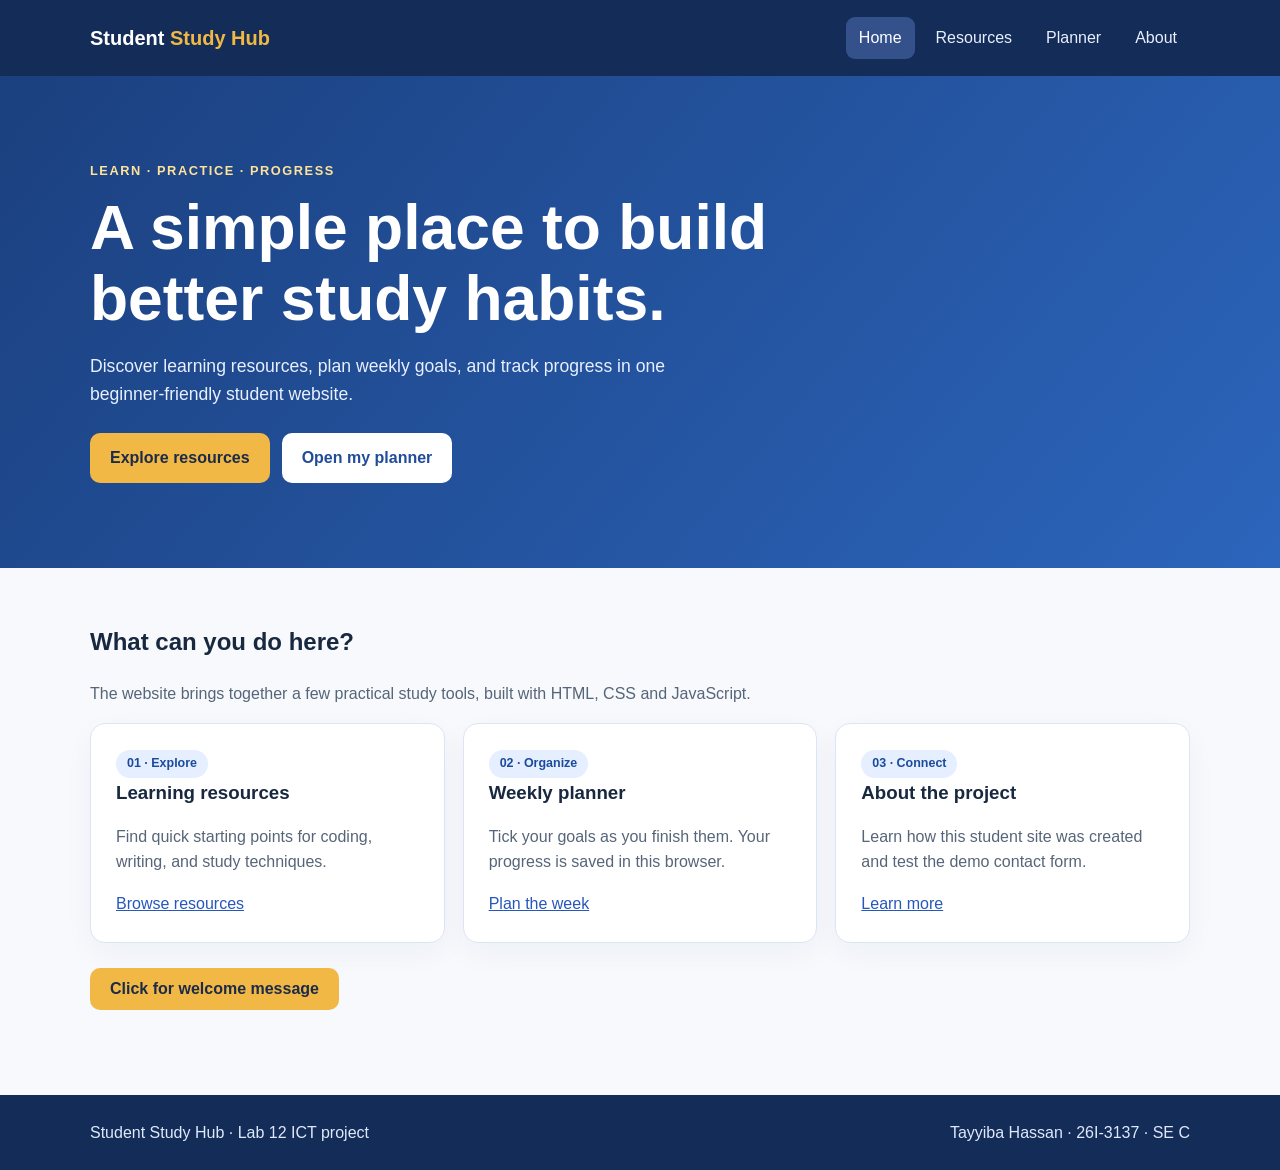
<file: italian_cafe/index.html>
<!DOCTYPE html>
<html lang="en"><head><meta charset="UTF-8"><meta name="viewport" content="width=device-width,initial-scale=1"><meta name="description" content="Student Study Hub: beginner-friendly resources and a personal study planner."><title>Home | Student Study Hub</title><link rel="stylesheet" href="style.css"><script defer src="script.js"></script></head><body><a class="skip" href="#main">Skip to content</a><header class="site-header"><div class="container nav"><a class="brand" href="index.html">Student <span>Study Hub</span></a><nav class="nav-links" aria-label="Main navigation"><a href="index.html" aria-current="page">Home</a><a href="resources.html">Resources</a><a href="planner.html">Planner</a><a href="about.html">About</a></nav></div></header><main id="main"><section class="hero"><div class="container"><div class="eyebrow">Learn · Practice · Progress</div><h1>A simple place to build better study habits.</h1><p>Discover learning resources, plan weekly goals, and track progress in one beginner-friendly student website.</p><div class="buttons"><a class="btn" href="resources.html">Explore resources</a><a class="btn secondary" href="planner.html">Open my planner</a></div></div></section><section class="section"><div class="container"><h2>What can you do here?</h2><p class="lede">The website brings together a few practical study tools, built with HTML, CSS and JavaScript.</p><div class="grid"><article class="card"><span class="tag">01 · Explore</span><h3>Learning resources</h3><p>Find quick starting points for coding, writing, and study techniques.</p><a href="resources.html">Browse resources</a></article><article class="card"><span class="tag">02 · Organize</span><h3>Weekly planner</h3><p>Tick your goals as you finish them. Your progress is saved in this browser.</p><a href="planner.html">Plan the week</a></article><article class="card"><span class="tag">03 · Connect</span><h3>About the project</h3><p>Learn how this student site was created and test the demo contact form.</p><a href="about.html">Learn more</a></article></div><div class="buttons"><button class="btn" id="helloButton" type="button">Click for welcome message</button></div></div></section></main><footer class="site-footer"><div class="container footer-inner"><span>Student Study Hub · Lab 12 ICT project</span><span>Tayyiba Hassan · 26I-3137 · SE C</span></div></footer></body></html>
</file>
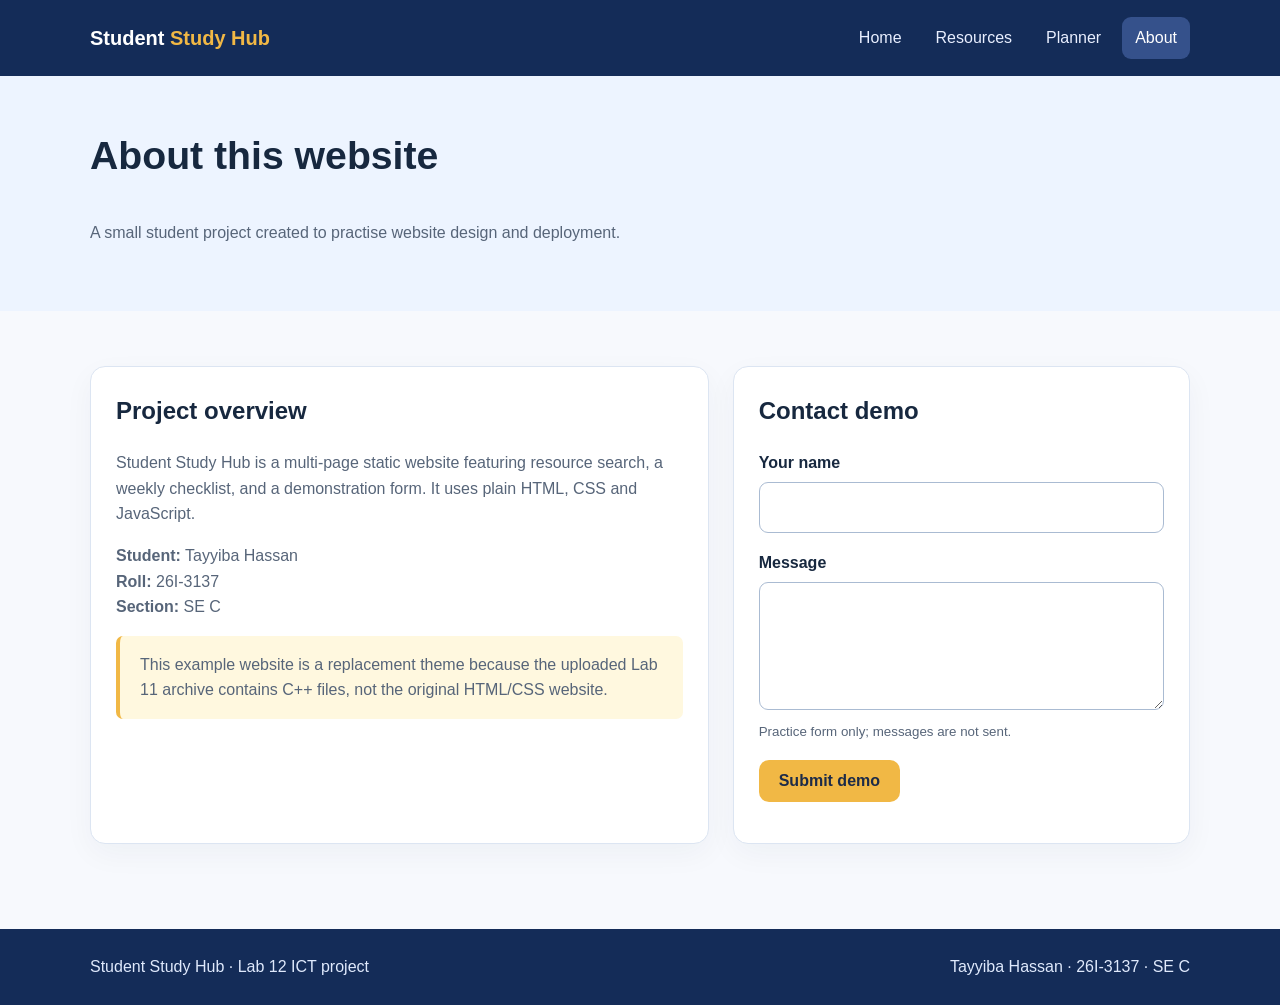
<file: italian_cafe/about.html>
<!DOCTYPE html>
<html lang="en"><head><meta charset="UTF-8"><meta name="viewport" content="width=device-width,initial-scale=1"><meta name="description" content="Student Study Hub: beginner-friendly resources and a personal study planner."><title>About | Student Study Hub</title><link rel="stylesheet" href="style.css"><script defer src="script.js"></script></head><body><a class="skip" href="#main">Skip to content</a><header class="site-header"><div class="container nav"><a class="brand" href="index.html">Student <span>Study Hub</span></a><nav class="nav-links" aria-label="Main navigation"><a href="index.html">Home</a><a href="resources.html">Resources</a><a href="planner.html">Planner</a><a href="about.html" aria-current="page">About</a></nav></div></header><main id="main"><section class="page-head"><div class="container"><h1>About this website</h1><p class="lede">A small student project created to practise website design and deployment.</p></div></section><section class="section"><div class="container two"><div class="card"><h2>Project overview</h2><p>Student Study Hub is a multi-page static website featuring resource search, a weekly checklist, and a demonstration form. It uses plain HTML, CSS and JavaScript.</p><p><strong>Student:</strong> Tayyiba Hassan<br><strong>Roll:</strong> 26I-3137<br><strong>Section:</strong> SE C</p><p class="note">This example website is a replacement theme because the uploaded Lab 11 archive contains C++ files, not the original HTML/CSS website.</p></div><div class="card"><h2>Contact demo</h2><form id="contactForm"><div class="field"><label for="visitorName">Your name</label><input id="visitorName" name="name" required maxlength="70"></div><div class="field"><label for="visitorMessage">Message</label><textarea id="visitorMessage" name="message" rows="4" required maxlength="500"></textarea><small>Practice form only; messages are not sent.</small></div><button class="btn" type="submit">Submit demo</button><p id="formStatus" role="status"></p></form></div></div></section></main><footer class="site-footer"><div class="container footer-inner"><span>Student Study Hub · Lab 12 ICT project</span><span>Tayyiba Hassan · 26I-3137 · SE C</span></div></footer></body></html>
</file>
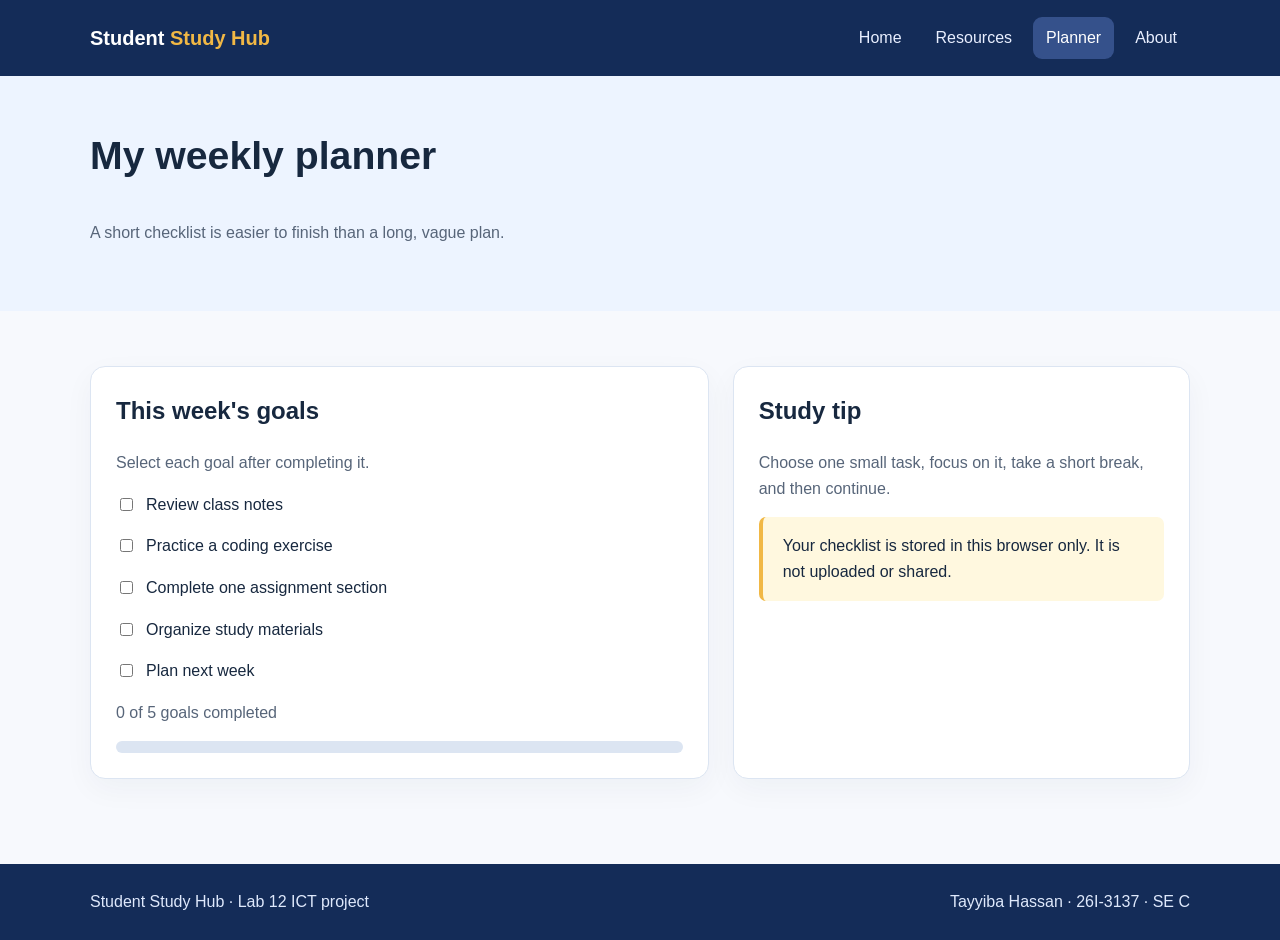
<file: italian_cafe/planner.html>
<!DOCTYPE html>
<html lang="en"><head><meta charset="UTF-8"><meta name="viewport" content="width=device-width,initial-scale=1"><meta name="description" content="Student Study Hub: beginner-friendly resources and a personal study planner."><title>Planner | Student Study Hub</title><link rel="stylesheet" href="style.css"><script defer src="script.js"></script></head><body><a class="skip" href="#main">Skip to content</a><header class="site-header"><div class="container nav"><a class="brand" href="index.html">Student <span>Study Hub</span></a><nav class="nav-links" aria-label="Main navigation"><a href="index.html">Home</a><a href="resources.html">Resources</a><a href="planner.html" aria-current="page">Planner</a><a href="about.html">About</a></nav></div></header><main id="main"><section class="page-head"><div class="container"><h1>My weekly planner</h1><p class="lede">A short checklist is easier to finish than a long, vague plan.</p></div></section><section class="section"><div class="container two"><div class="card"><h2>This week's goals</h2><p class="muted">Select each goal after completing it.</p><label class="checkline"><input type="checkbox" value="goal1" data-goal><span>Review class notes</span></label><label class="checkline"><input type="checkbox" value="goal2" data-goal><span>Practice a coding exercise</span></label><label class="checkline"><input type="checkbox" value="goal3" data-goal><span>Complete one assignment section</span></label><label class="checkline"><input type="checkbox" value="goal4" data-goal><span>Organize study materials</span></label><label class="checkline"><input type="checkbox" value="goal5" data-goal><span>Plan next week</span></label><p id="progressLabel" role="status">0 of 5 goals completed</p><div class="progress" aria-label="Progress"><div id="progressBar"></div></div></div><aside class="card"><h2>Study tip</h2><p>Choose one small task, focus on it, take a short break, and then continue.</p><div class="note">Your checklist is stored in this browser only. It is not uploaded or shared.</div></aside></div></section></main><footer class="site-footer"><div class="container footer-inner"><span>Student Study Hub · Lab 12 ICT project</span><span>Tayyiba Hassan · 26I-3137 · SE C</span></div></footer></body></html>
</file>
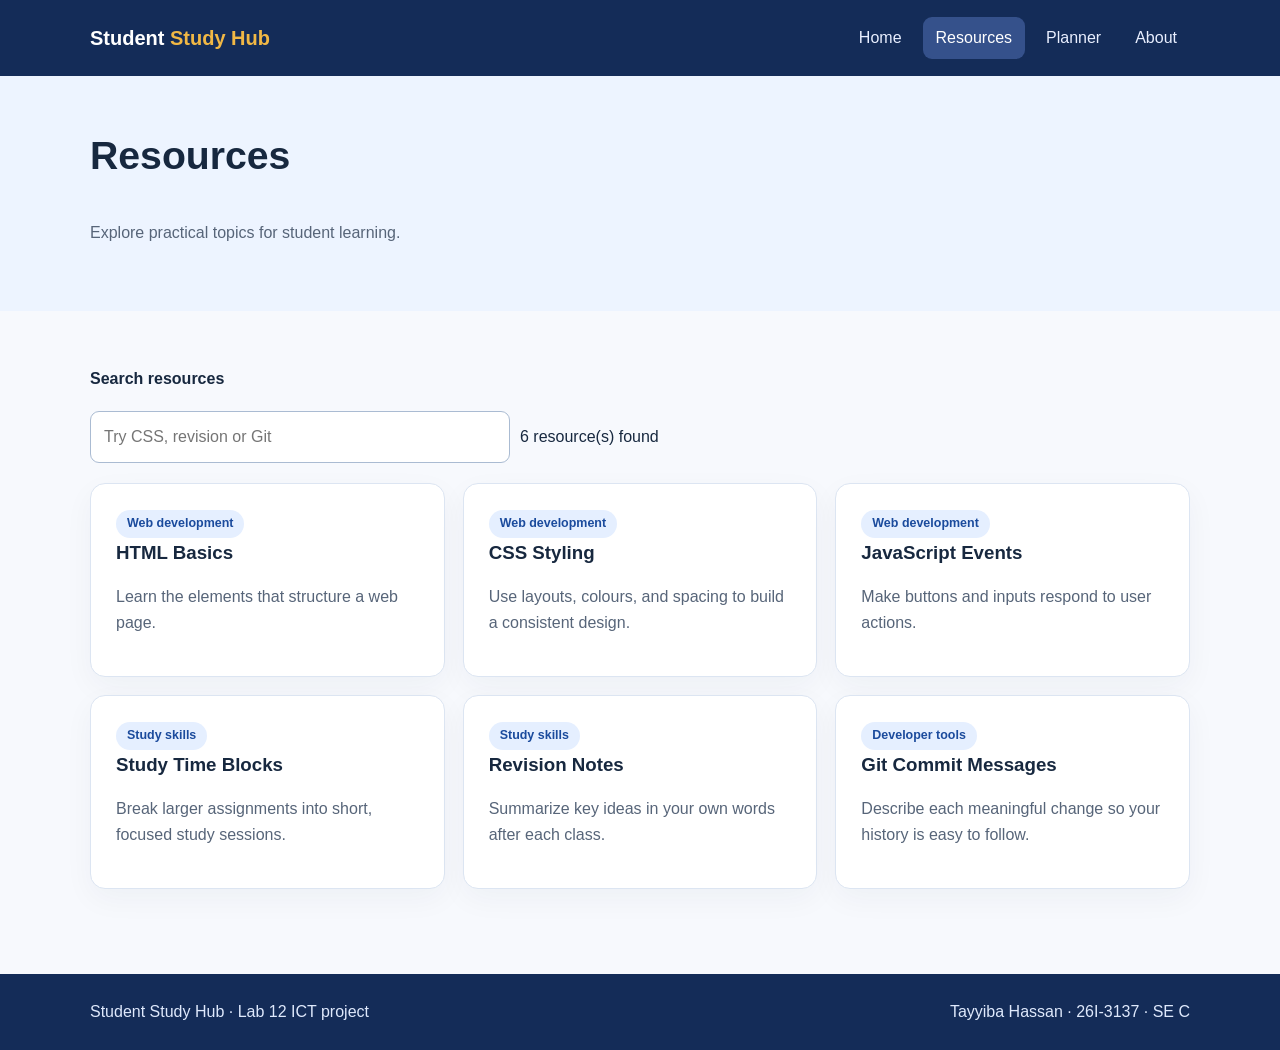
<file: italian_cafe/resources.html>
<!DOCTYPE html>
<html lang="en"><head><meta charset="UTF-8"><meta name="viewport" content="width=device-width,initial-scale=1"><meta name="description" content="Student Study Hub: beginner-friendly resources and a personal study planner."><title>Resources | Student Study Hub</title><link rel="stylesheet" href="style.css"><script defer src="script.js"></script></head><body><a class="skip" href="#main">Skip to content</a><header class="site-header"><div class="container nav"><a class="brand" href="index.html">Student <span>Study Hub</span></a><nav class="nav-links" aria-label="Main navigation"><a href="index.html">Home</a><a href="resources.html" aria-current="page">Resources</a><a href="planner.html">Planner</a><a href="about.html">About</a></nav></div></header><main id="main"><section class="page-head"><div class="container"><h1>Resources</h1><p class="lede">Explore practical topics for student learning.</p></div></section><section class="section"><div class="container"><label for="resourceSearch"><strong>Search resources</strong></label><div class="search"><input id="resourceSearch" type="search" placeholder="Try CSS, revision or Git" autocomplete="off"><span id="searchCount" aria-live="polite">6 resource(s) found</span></div><div class="grid"><article class="card" data-resource><span class="tag">Web development</span><h3>HTML Basics</h3><p>Learn the elements that structure a web page.</p></article><article class="card" data-resource><span class="tag">Web development</span><h3>CSS Styling</h3><p>Use layouts, colours, and spacing to build a consistent design.</p></article><article class="card" data-resource><span class="tag">Web development</span><h3>JavaScript Events</h3><p>Make buttons and inputs respond to user actions.</p></article><article class="card" data-resource><span class="tag">Study skills</span><h3>Study Time Blocks</h3><p>Break larger assignments into short, focused study sessions.</p></article><article class="card" data-resource><span class="tag">Study skills</span><h3>Revision Notes</h3><p>Summarize key ideas in your own words after each class.</p></article><article class="card" data-resource><span class="tag">Developer tools</span><h3>Git Commit Messages</h3><p>Describe each meaningful change so your history is easy to follow.</p></article></div></div></section></main><footer class="site-footer"><div class="container footer-inner"><span>Student Study Hub · Lab 12 ICT project</span><span>Tayyiba Hassan · 26I-3137 · SE C</span></div></footer></body></html>
</file>
<file: italian_cafe/style.css>
/* Student Study Hub — Lab 12 */
:root{--ink:#17283f;--blue:#2657bc;--sky:#edf4ff;--paper:#ffffff;--muted:#576579;--line:#dce5f2;--gold:#f1b845}*{box-sizing:border-box}body{margin:0;font-family:Arial,Helvetica,sans-serif;background:#f7f9fd;color:var(--ink);line-height:1.6}a{color:var(--blue)}.container{width:min(1100px,92%);margin:auto}.skip{position:absolute;left:-10000px}.skip:focus{left:10px;top:10px;background:white;padding:10px;z-index:10}.site-header{background:#142c58;color:white}.nav{display:flex;align-items:center;justify-content:space-between;gap:18px;min-height:76px;flex-wrap:wrap}.brand{color:white;font-weight:800;font-size:1.25rem;text-decoration:none}.brand span{color:var(--gold)}.nav-links{display:flex;gap:8px;flex-wrap:wrap}.nav-links a{color:#e9efff;text-decoration:none;padding:8px 13px;border-radius:9px}.nav-links a:hover,.nav-links a[aria-current=page]{background:#35518b;color:white}.hero{padding:85px 0;background:linear-gradient(130deg,#1b407f,#2c65bc);color:white}.eyebrow{text-transform:uppercase;letter-spacing:.12em;font-size:.8rem;font-weight:bold;color:#ffe39a}.hero h1{font-size:clamp(2.2rem,5vw,3.9rem);line-height:1.13;max-width:770px;margin:12px 0}.hero p{max-width:650px;font-size:1.1rem;color:#e8f0ff}.btn{display:inline-block;border:0;border-radius:10px;background:var(--gold);color:#1d2b48;padding:12px 20px;font-weight:700;text-decoration:none;cursor:pointer;font-size:1rem}.btn:hover{filter:brightness(.96)}.btn.secondary{background:white;color:#214c98}.buttons{display:flex;gap:12px;flex-wrap:wrap;margin-top:25px}.section{padding:55px 0}.section h2,.page-head h1{margin-top:0}.lede{color:var(--muted);max-width:750px}.grid{display:grid;grid-template-columns:repeat(3,minmax(0,1fr));gap:18px}.card{background:white;border:1px solid var(--line);padding:25px;border-radius:15px;box-shadow:0 10px 30px #17283f0b}.card h3{margin:0 0 8px}.card p{color:var(--muted)}.tag{display:inline-block;background:#e5efff;color:#1b4b9d;font-size:.78rem;border-radius:25px;padding:4px 11px;font-weight:700}.page-head{padding:49px 0;background:var(--sky)}.page-head h1{font-size:2.45rem}.search{display:flex;gap:10px;align-items:center;flex-wrap:wrap;margin:20px 0}.search input,.field input,.field textarea,.field select{font:inherit;padding:12px 13px;border:1px solid #aabbd2;border-radius:9px;width:100%;background:white}.search input{max-width:420px}.field{margin:17px 0}.field label{display:block;font-weight:700;margin-bottom:6px}.field small{color:var(--muted)}.two{display:grid;grid-template-columns:1.15fr .85fr;gap:24px}.note{background:#fff8df;border-left:4px solid var(--gold);padding:16px 20px;border-radius:7px}.checkline{display:flex;gap:10px;align-items:flex-start;margin:16px 0}.checkline input{margin-top:6px;accent-color:var(--blue)}.progress{background:var(--line);border-radius:25px;height:12px;overflow:hidden}.progress>div{background:#3769c7;height:100%;width:0;transition:width .2s}.site-footer{margin-top:30px;background:#142c58;color:#dfe9fc;padding:25px 0}.site-footer a{color:white}.footer-inner{display:flex;justify-content:space-between;gap:20px;flex-wrap:wrap}#status,#formStatus{font-weight:700;color:#1c5e42}.muted{color:var(--muted)}@media(max-width:760px){.grid,.two{grid-template-columns:1fr}.hero{padding:62px 0}.nav{padding:12px 0}.page-head h1{font-size:2rem}}
</file>
